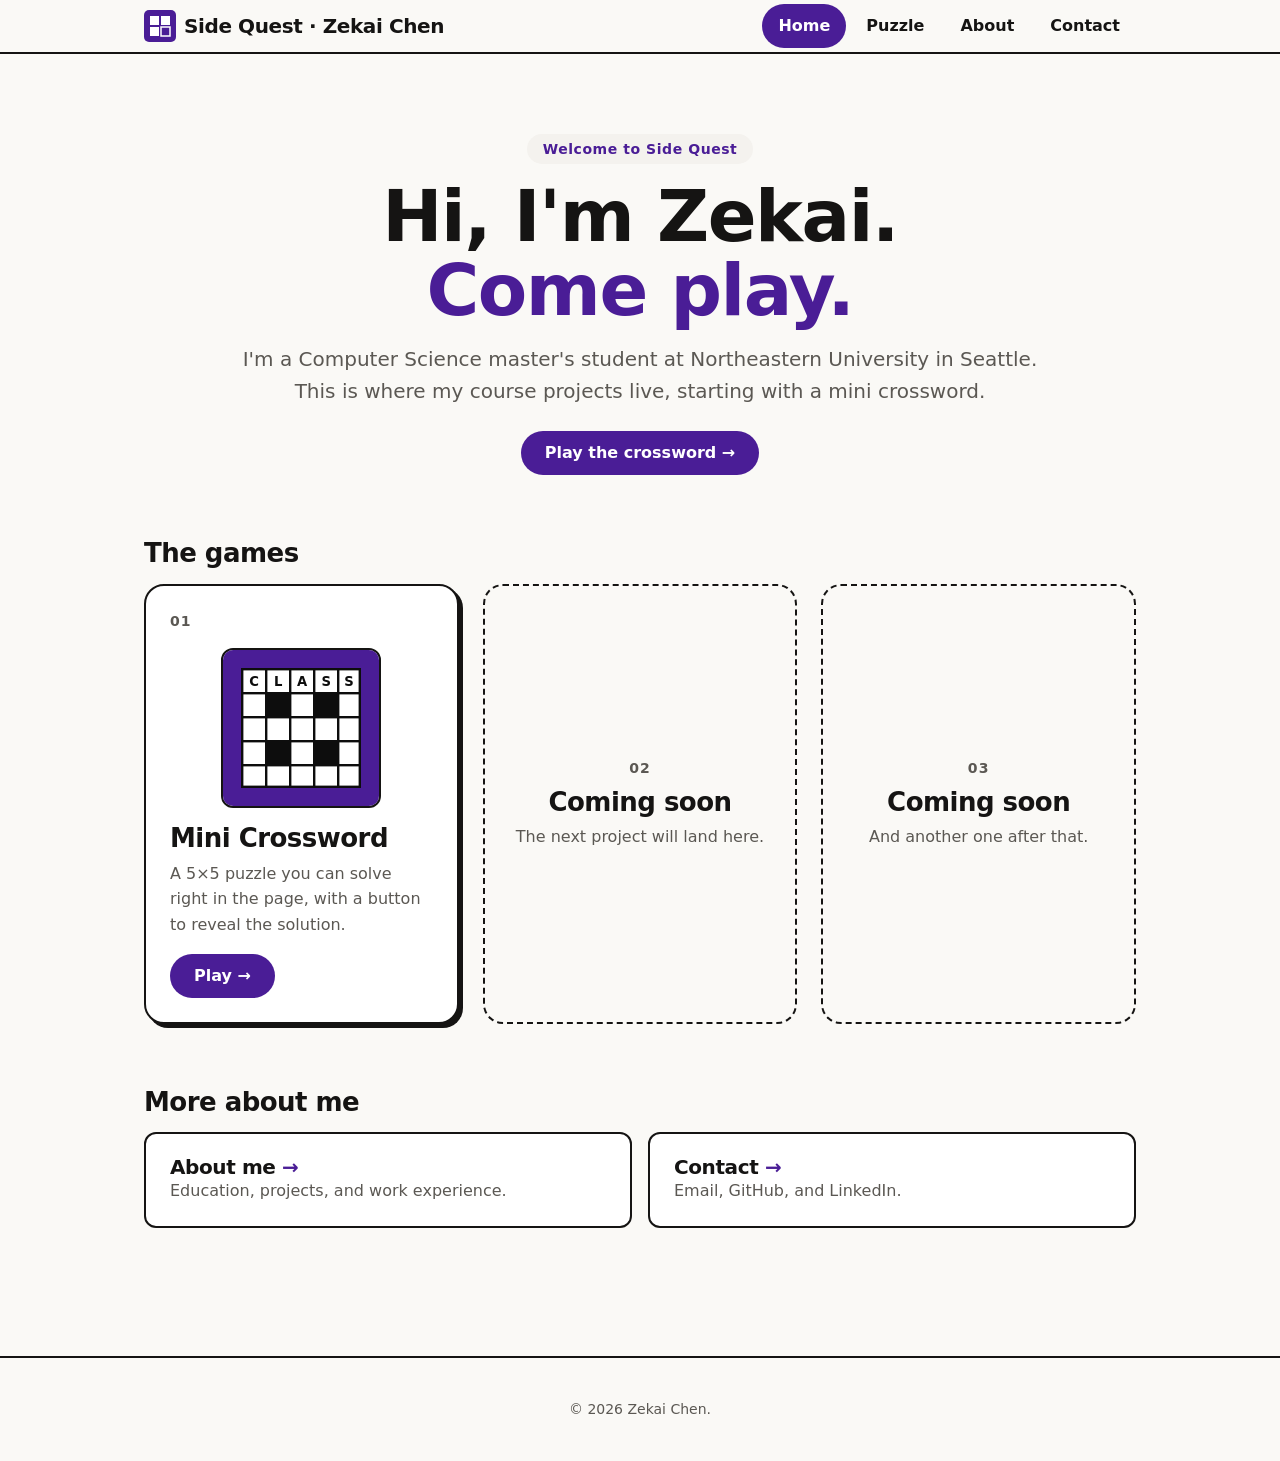
<file: index.html>
<!DOCTYPE html>
<html lang="en">
  <head>
    <meta charset="utf-8">
    <meta name="viewport" content="width=device-width, initial-scale=1">
    <title>Side Quest | Zekai Chen</title>
    <meta name="description" content="Side Quest is Zekai Chen's project site: a playable mini crossword, plus experience and contact details.">
    <link rel="icon" href="images/logo.svg" type="image/svg+xml">
    <link rel="stylesheet" href="css/base.css">
    <link rel="stylesheet" href="css/home.css">
  </head>
  <body>
    <header class="site-header">
      <a class="skip-link" href="#main">Skip to main content</a>
      <nav class="site-nav" aria-label="Main">
        <a class="site-nav-brand" href="index.html">
          <img src="images/logo.svg" alt="" width="32" height="32">
          <span>Side Quest &middot; Zekai Chen</span>
        </a>
        <ul class="site-nav-list" role="list">
          <li><a href="index.html" aria-current="page">Home</a></li>
          <li><a href="game.html">Puzzle</a></li>
          <li><a href="about.html">About</a></li>
          <li><a href="contact.html">Contact</a></li>
        </ul>
      </nav>
    </header>

    <main id="main">
      <section class="hero" aria-labelledby="hero-title">
        <p class="eyebrow">Welcome to Side Quest</p>
        <h1 id="hero-title" class="hero-title">Hi, I'm Zekai. <span>Come play.</span></h1>
        <p class="page-intro">
          I'm a Computer Science master's student at Northeastern University in Seattle.
          This is where my course projects live, starting with a mini crossword.
        </p>
        <a class="button" href="game.html">Play the crossword &rarr;</a>
      </section>

      <section class="page-section" aria-labelledby="games-title">
        <h2 id="games-title">The games</h2>
        <ul class="game-list" role="list">
          <li class="card game-card">
            <p class="game-card-number">01</p>
            <img class="game-card-image" src="images/hero.svg" width="260" height="260"
                 alt="A five by five crossword grid with the word CLASS across the top row">
            <h3>Mini Crossword</h3>
            <p>A 5&times;5 puzzle you can solve right in the page, with a button to reveal the solution.</p>
            <a class="button" href="game.html">Play &rarr;</a>
          </li>
          <li class="card game-card game-card-soon">
            <p class="game-card-number">02</p>
            <h3>Coming soon</h3>
            <p>The next project will land here.</p>
          </li>
          <li class="card game-card game-card-soon">
            <p class="game-card-number">03</p>
            <h3>Coming soon</h3>
            <p>And another one after that.</p>
          </li>
        </ul>
      </section>

      <section class="page-section" aria-labelledby="more-title">
        <h2 id="more-title">More about me</h2>
        <ul class="link-list" role="list">
          <li class="link-card">
            <h3><a href="about.html">About me</a></h3>
            <p>Education, projects, and work experience.</p>
          </li>
          <li class="link-card">
            <h3><a href="contact.html">Contact</a></h3>
            <p>Email, GitHub, and LinkedIn.</p>
          </li>
        </ul>
      </section>
    </main>

    <footer class="site-footer">
      <p>&copy; 2026 Zekai Chen.</p>
    </footer>
  </body>
</html>
</file>
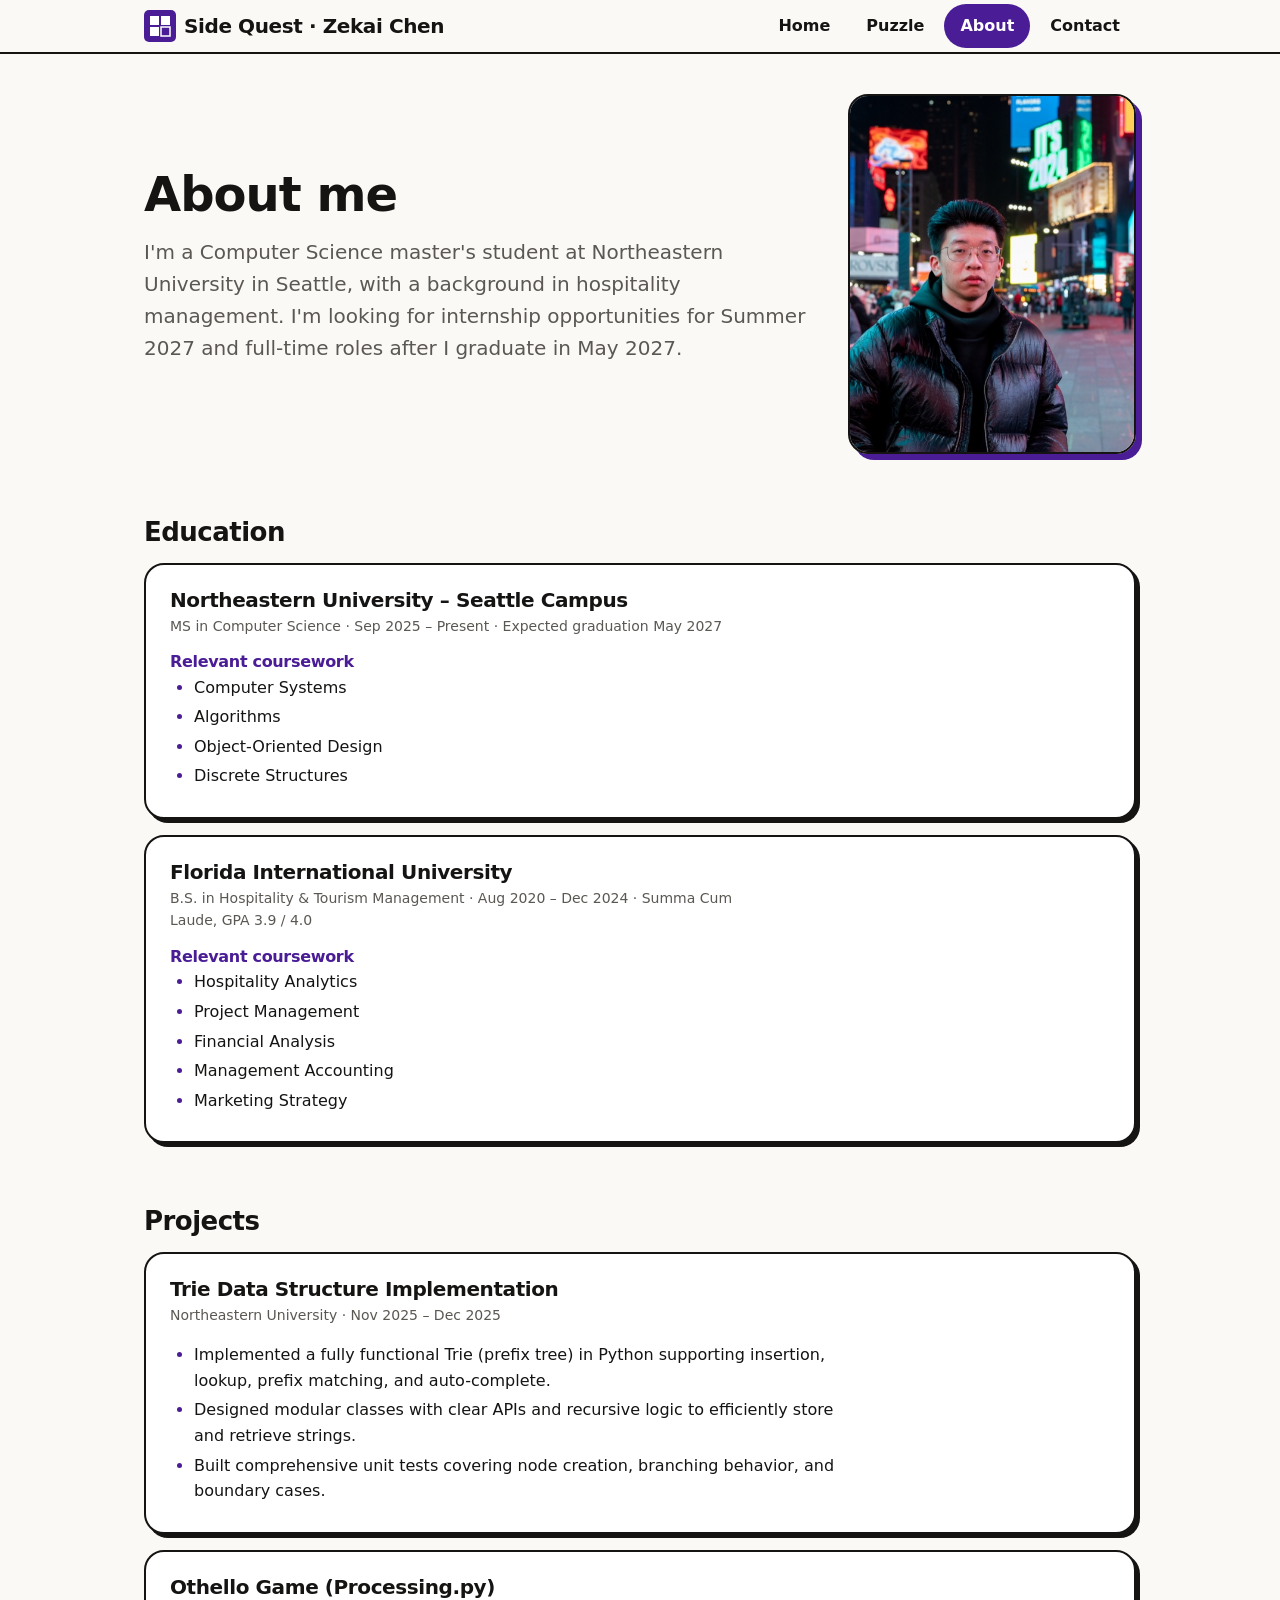
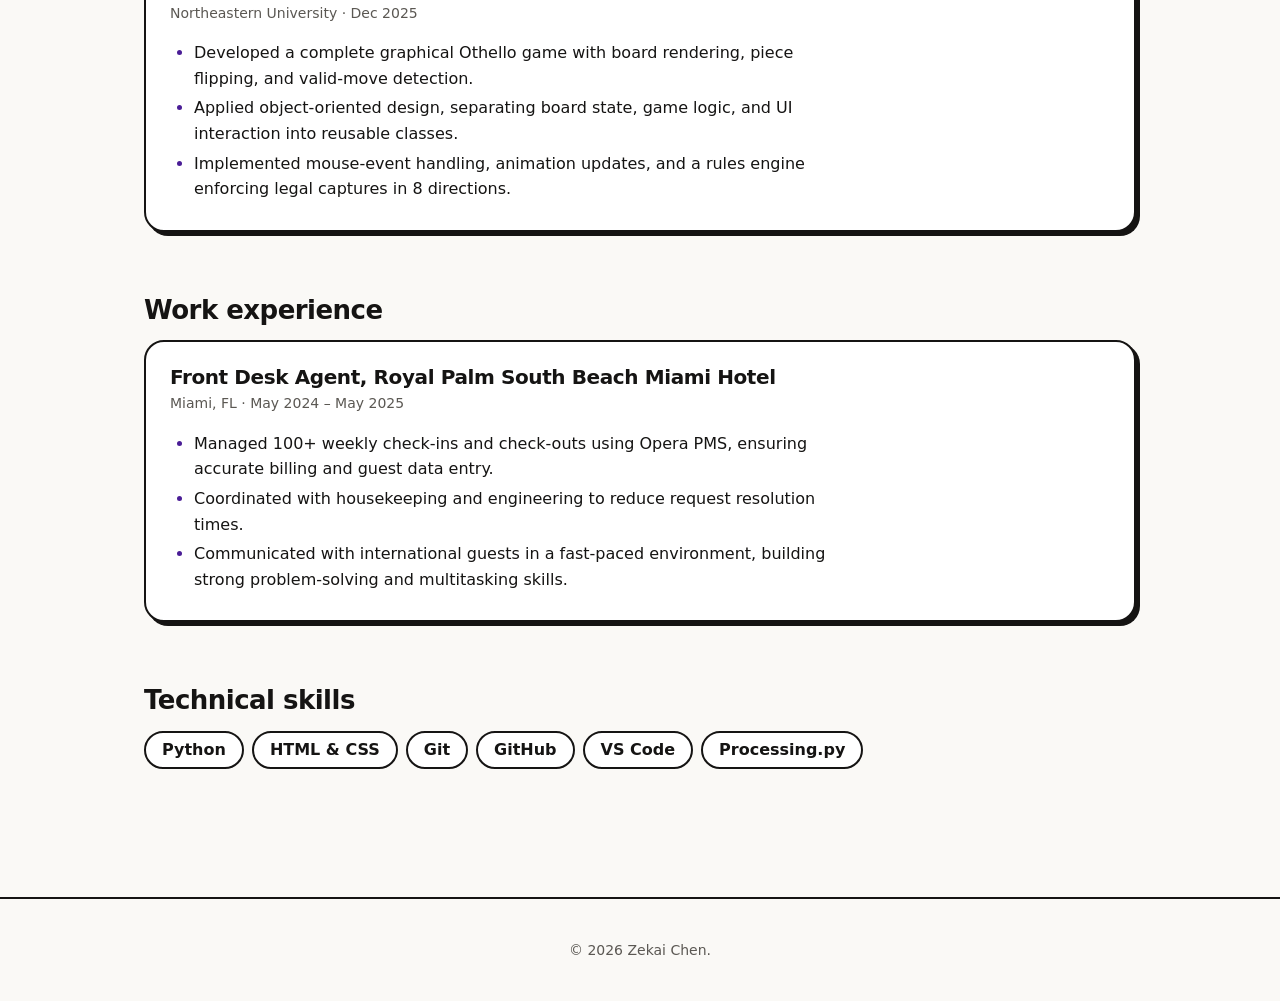
<file: about.html>
<!DOCTYPE html>
<html lang="en">
  <head>
    <meta charset="utf-8">
    <meta name="viewport" content="width=device-width, initial-scale=1">
    <title>About | Side Quest</title>
    <meta name="description" content="Zekai Chen's education, projects, and work experience.">
    <link rel="icon" href="images/logo.svg" type="image/svg+xml">
    <link rel="stylesheet" href="css/base.css">
    <link rel="stylesheet" href="css/about.css">
  </head>
  <body>
    <header class="site-header">
      <a class="skip-link" href="#main">Skip to main content</a>
      <nav class="site-nav" aria-label="Main">
        <a class="site-nav-brand" href="index.html">
          <img src="images/logo.svg" alt="" width="32" height="32">
          <span>Side Quest &middot; Zekai Chen</span>
        </a>
        <ul class="site-nav-list" role="list">
          <li><a href="index.html">Home</a></li>
          <li><a href="game.html">Puzzle</a></li>
          <li><a href="about.html" aria-current="page">About</a></li>
          <li><a href="contact.html">Contact</a></li>
        </ul>
      </nav>
    </header>

    <main id="main">
      <section class="about-intro" aria-labelledby="about-title">
        <div class="about-intro-text">
          <h1 id="about-title">About me</h1>
          <p class="page-intro">
            I'm a Computer Science master's student at Northeastern University in Seattle,
            with a background in hospitality management. I'm looking for internship
            opportunities for Summer 2027 and full-time roles after I graduate in May 2027.
          </p>
        </div>
        <img class="about-photo" src="images/portrait.jpg" width="900" height="598"
             alt="Portrait of Zekai Chen, wearing glasses and a black puffer jacket, standing in a brightly lit city square at night">
      </section>

      <section class="page-section" aria-labelledby="education-title">
        <h2 id="education-title">Education</h2>
        <article class="card entry">
          <h3>Northeastern University &ndash; Seattle Campus</h3>
          <p class="entry-meta">MS in Computer Science &middot; Sep 2025 &ndash; Present &middot; Expected graduation May 2027</p>
          <h4>Relevant coursework</h4>
          <ul>
            <li>Computer Systems</li>
            <li>Algorithms</li>
            <li>Object-Oriented Design</li>
            <li>Discrete Structures</li>
          </ul>
        </article>
        <article class="card entry">
          <h3>Florida International University</h3>
          <p class="entry-meta">B.S. in Hospitality &amp; Tourism Management &middot; Aug 2020 &ndash; Dec 2024 &middot; Summa Cum Laude, GPA 3.9 / 4.0</p>
          <h4>Relevant coursework</h4>
          <ul>
            <li>Hospitality Analytics</li>
            <li>Project Management</li>
            <li>Financial Analysis</li>
            <li>Management Accounting</li>
            <li>Marketing Strategy</li>
          </ul>
        </article>
      </section>

      <section class="page-section" aria-labelledby="projects-title">
        <h2 id="projects-title">Projects</h2>
        <article class="card entry">
          <h3>Trie Data Structure Implementation</h3>
          <p class="entry-meta">Northeastern University &middot; Nov 2025 &ndash; Dec 2025</p>
          <ul>
            <li>Implemented a fully functional Trie (prefix tree) in Python supporting insertion, lookup, prefix matching, and auto-complete.</li>
            <li>Designed modular classes with clear APIs and recursive logic to efficiently store and retrieve strings.</li>
            <li>Built comprehensive unit tests covering node creation, branching behavior, and boundary cases.</li>
          </ul>
        </article>
        <article class="card entry">
          <h3>Othello Game (Processing.py)</h3>
          <p class="entry-meta">Northeastern University &middot; Dec 2025</p>
          <ul>
            <li>Developed a complete graphical Othello game with board rendering, piece flipping, and valid-move detection.</li>
            <li>Applied object-oriented design, separating board state, game logic, and UI interaction into reusable classes.</li>
            <li>Implemented mouse-event handling, animation updates, and a rules engine enforcing legal captures in 8 directions.</li>
          </ul>
        </article>
      </section>

      <section class="page-section" aria-labelledby="work-title">
        <h2 id="work-title">Work experience</h2>
        <article class="card entry">
          <h3>Front Desk Agent, Royal Palm South Beach Miami Hotel</h3>
          <p class="entry-meta">Miami, FL &middot; May 2024 &ndash; May 2025</p>
          <ul>
            <li>Managed 100+ weekly check-ins and check-outs using Opera PMS, ensuring accurate billing and guest data entry.</li>
            <li>Coordinated with housekeeping and engineering to reduce request resolution times.</li>
            <li>Communicated with international guests in a fast-paced environment, building strong problem-solving and multitasking skills.</li>
          </ul>
        </article>
      </section>

      <section class="page-section" aria-labelledby="skills-title">
        <h2 id="skills-title">Technical skills</h2>
        <ul class="skill-list" role="list">
          <li>Python</li>
          <li>HTML &amp; CSS</li>
          <li>Git</li>
          <li>GitHub</li>
          <li>VS Code</li>
          <li>Processing.py</li>
        </ul>
      </section>
    </main>

    <footer class="site-footer">
      <p>&copy; 2026 Zekai Chen.</p>
    </footer>
  </body>
</html>
</file>
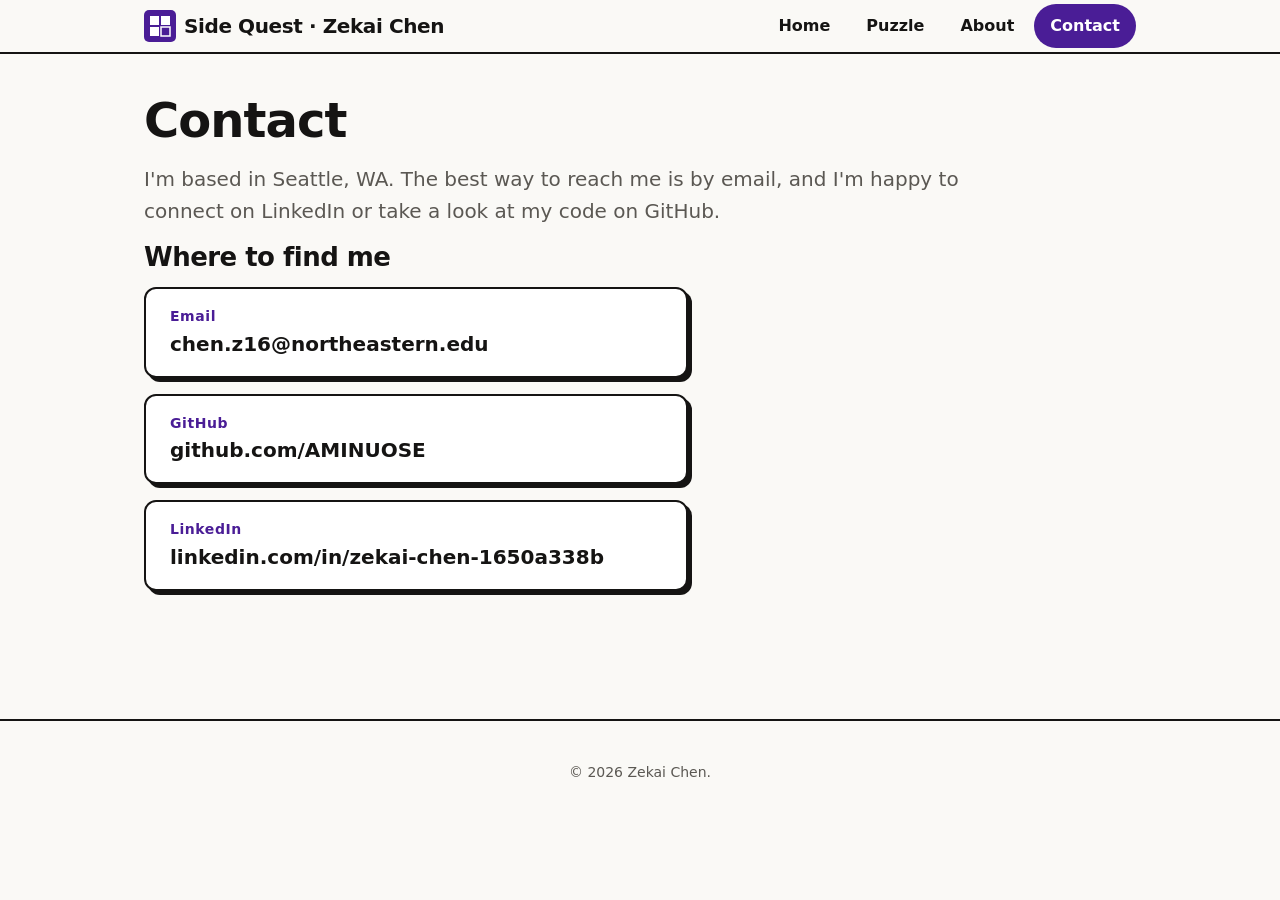
<file: contact.html>
<!DOCTYPE html>
<html lang="en">
  <head>
    <meta charset="utf-8">
    <meta name="viewport" content="width=device-width, initial-scale=1">
    <title>Contact | Side Quest</title>
    <meta name="description" content="How to reach Zekai Chen: email, GitHub, and LinkedIn.">
    <link rel="icon" href="images/logo.svg" type="image/svg+xml">
    <link rel="stylesheet" href="css/base.css">
    <link rel="stylesheet" href="css/contact.css">
  </head>
  <body>
    <header class="site-header">
      <a class="skip-link" href="#main">Skip to main content</a>
      <nav class="site-nav" aria-label="Main">
        <a class="site-nav-brand" href="index.html">
          <img src="images/logo.svg" alt="" width="32" height="32">
          <span>Side Quest &middot; Zekai Chen</span>
        </a>
        <ul class="site-nav-list" role="list">
          <li><a href="index.html">Home</a></li>
          <li><a href="game.html">Puzzle</a></li>
          <li><a href="about.html">About</a></li>
          <li><a href="contact.html" aria-current="page">Contact</a></li>
        </ul>
      </nav>
    </header>

    <main id="main">
      <h1>Contact</h1>
      <p class="page-intro">
        I'm based in Seattle, WA. The best way to reach me is by email, and I'm happy
        to connect on LinkedIn or take a look at my code on GitHub.
      </p>

      <section class="page-section" aria-labelledby="links-title">
        <h2 id="links-title">Where to find me</h2>
        <ul class="contact-list" role="list">
          <li>
            <a href="mailto:chen.z16@northeastern.edu">
              <span class="contact-label">Email</span>
              <span class="contact-value">chen.z16@northeastern.edu</span>
            </a>
          </li>
          <li>
            <a href="https://github.com/AMINUOSE">
              <span class="contact-label">GitHub</span>
              <span class="contact-value">github.com/AMINUOSE</span>
            </a>
          </li>
          <li>
            <a href="https://www.linkedin.com/in/zekai-chen-1650a338b/">
              <span class="contact-label">LinkedIn</span>
              <span class="contact-value">linkedin.com/in/zekai-chen-1650a338b</span>
            </a>
          </li>
        </ul>
      </section>
    </main>

    <footer class="site-footer">
      <p>&copy; 2026 Zekai Chen.</p>
    </footer>
  </body>
</html>
</file>
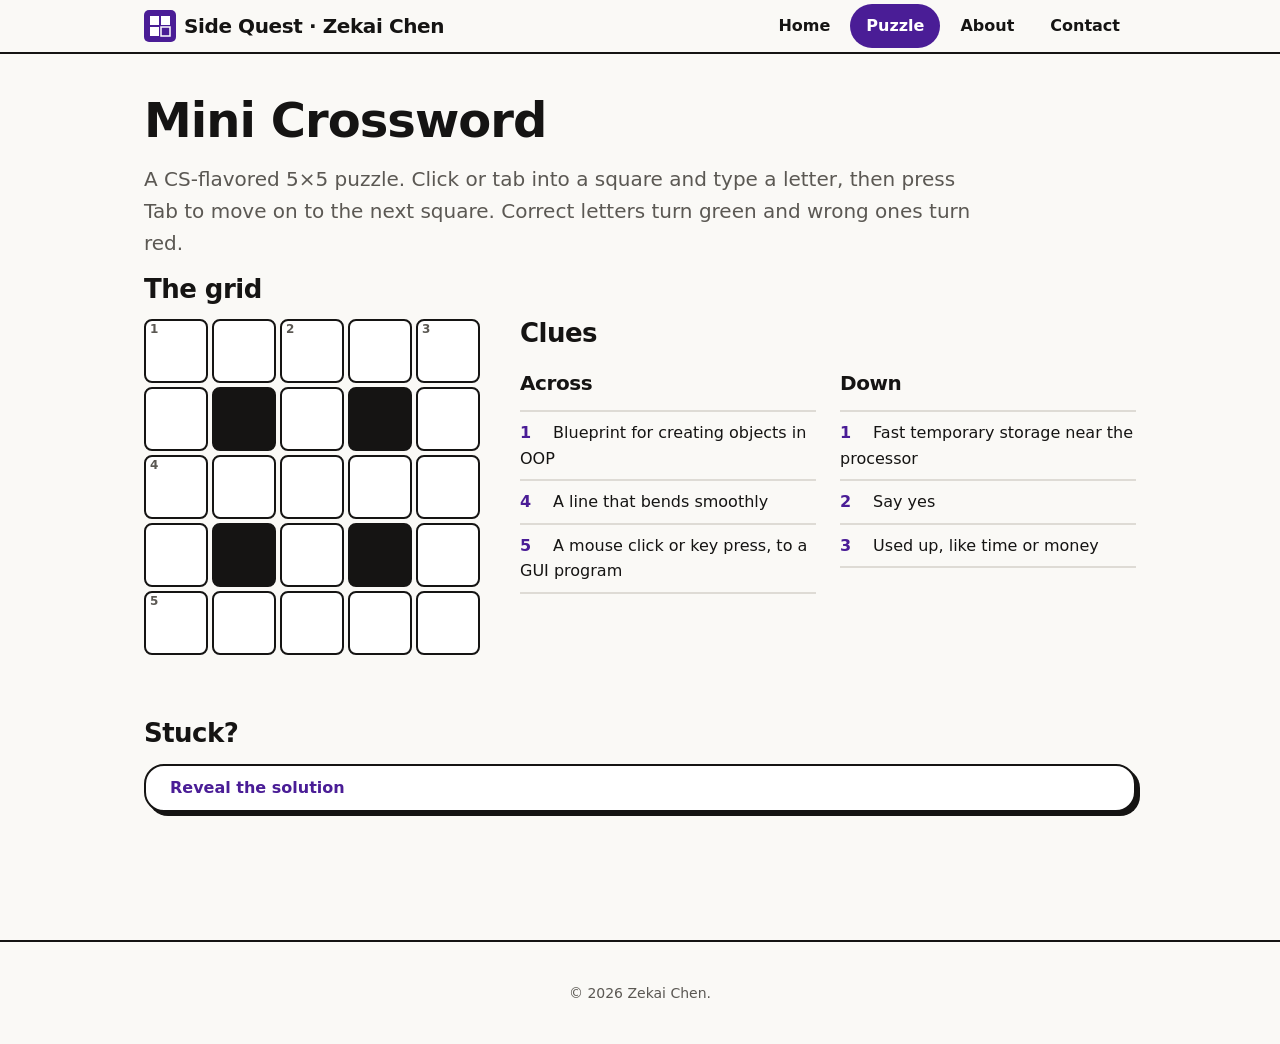
<file: game.html>
<!DOCTYPE html>
<html lang="en">
  <head>
    <meta charset="utf-8">
    <meta name="viewport" content="width=device-width, initial-scale=1">
    <title>Mini Crossword | Side Quest</title>
    <meta name="description" content="A playable 5x5 mini crossword.">
    <link rel="icon" href="images/logo.svg" type="image/svg+xml">
    <link rel="stylesheet" href="css/base.css">
    <link rel="stylesheet" href="css/game.css">
  </head>
  <body>
    <header class="site-header">
      <a class="skip-link" href="#main">Skip to main content</a>
      <nav class="site-nav" aria-label="Main">
        <a class="site-nav-brand" href="index.html">
          <img src="images/logo.svg" alt="" width="32" height="32">
          <span>Side Quest &middot; Zekai Chen</span>
        </a>
        <ul class="site-nav-list" role="list">
          <li><a href="index.html">Home</a></li>
          <li><a href="game.html" aria-current="page">Puzzle</a></li>
          <li><a href="about.html">About</a></li>
          <li><a href="contact.html">Contact</a></li>
        </ul>
      </nav>
    </header>

    <main id="main">
      <h1>Mini Crossword</h1>
      <p class="page-intro">
        A CS-flavored 5&times;5 puzzle. Click or tab into a square and type a letter, then press Tab to move on
        to the next square. Correct letters turn green and wrong ones turn red.
      </p>

      <section class="puzzle page-section" aria-labelledby="grid-title">
        <h2 id="grid-title">The grid</h2>

        <div class="puzzle-layout">
          <div class="crossword" role="group" aria-labelledby="grid-title">
            <!-- Row 1 -->
            <label class="cell"><span class="cell-number" aria-hidden="true">1</span><input type="text" maxlength="1" pattern="[Cc]" placeholder=" " autocomplete="off" aria-label="Row 1, column 1, 1 Across and 1 Down"></label>
            <label class="cell"><input type="text" maxlength="1" pattern="[Ll]" placeholder=" " autocomplete="off" aria-label="Row 1, column 2, 1 Across"></label>
            <label class="cell"><span class="cell-number" aria-hidden="true">2</span><input type="text" maxlength="1" pattern="[Aa]" placeholder=" " autocomplete="off" aria-label="Row 1, column 3, 1 Across and 2 Down"></label>
            <label class="cell"><input type="text" maxlength="1" pattern="[Ss]" placeholder=" " autocomplete="off" aria-label="Row 1, column 4, 1 Across"></label>
            <label class="cell"><span class="cell-number" aria-hidden="true">3</span><input type="text" maxlength="1" pattern="[Ss]" placeholder=" " autocomplete="off" aria-label="Row 1, column 5, 1 Across and 3 Down"></label>
            <!-- Row 2 -->
            <label class="cell"><input type="text" maxlength="1" pattern="[Aa]" placeholder=" " autocomplete="off" aria-label="Row 2, column 1, 1 Down"></label>
            <span class="cell cell-block" aria-hidden="true"></span>
            <label class="cell"><input type="text" maxlength="1" pattern="[Gg]" placeholder=" " autocomplete="off" aria-label="Row 2, column 3, 2 Down"></label>
            <span class="cell cell-block" aria-hidden="true"></span>
            <label class="cell"><input type="text" maxlength="1" pattern="[Pp]" placeholder=" " autocomplete="off" aria-label="Row 2, column 5, 3 Down"></label>
            <!-- Row 3 -->
            <label class="cell"><span class="cell-number" aria-hidden="true">4</span><input type="text" maxlength="1" pattern="[Cc]" placeholder=" " autocomplete="off" aria-label="Row 3, column 1, 4 Across and 1 Down"></label>
            <label class="cell"><input type="text" maxlength="1" pattern="[Uu]" placeholder=" " autocomplete="off" aria-label="Row 3, column 2, 4 Across"></label>
            <label class="cell"><input type="text" maxlength="1" pattern="[Rr]" placeholder=" " autocomplete="off" aria-label="Row 3, column 3, 4 Across and 2 Down"></label>
            <label class="cell"><input type="text" maxlength="1" pattern="[Vv]" placeholder=" " autocomplete="off" aria-label="Row 3, column 4, 4 Across"></label>
            <label class="cell"><input type="text" maxlength="1" pattern="[Ee]" placeholder=" " autocomplete="off" aria-label="Row 3, column 5, 4 Across and 3 Down"></label>
            <!-- Row 4 -->
            <label class="cell"><input type="text" maxlength="1" pattern="[Hh]" placeholder=" " autocomplete="off" aria-label="Row 4, column 1, 1 Down"></label>
            <span class="cell cell-block" aria-hidden="true"></span>
            <label class="cell"><input type="text" maxlength="1" pattern="[Ee]" placeholder=" " autocomplete="off" aria-label="Row 4, column 3, 2 Down"></label>
            <span class="cell cell-block" aria-hidden="true"></span>
            <label class="cell"><input type="text" maxlength="1" pattern="[Nn]" placeholder=" " autocomplete="off" aria-label="Row 4, column 5, 3 Down"></label>
            <!-- Row 5 -->
            <label class="cell"><span class="cell-number" aria-hidden="true">5</span><input type="text" maxlength="1" pattern="[Ee]" placeholder=" " autocomplete="off" aria-label="Row 5, column 1, 5 Across and 1 Down"></label>
            <label class="cell"><input type="text" maxlength="1" pattern="[Vv]" placeholder=" " autocomplete="off" aria-label="Row 5, column 2, 5 Across"></label>
            <label class="cell"><input type="text" maxlength="1" pattern="[Ee]" placeholder=" " autocomplete="off" aria-label="Row 5, column 3, 5 Across and 2 Down"></label>
            <label class="cell"><input type="text" maxlength="1" pattern="[Nn]" placeholder=" " autocomplete="off" aria-label="Row 5, column 4, 5 Across"></label>
            <label class="cell"><input type="text" maxlength="1" pattern="[Tt]" placeholder=" " autocomplete="off" aria-label="Row 5, column 5, 5 Across and 3 Down"></label>
          </div>

          <section class="clues" aria-labelledby="clues-title">
            <h2 id="clues-title" class="clues-title">Clues</h2>
            <section aria-labelledby="across-title">
              <h3 id="across-title">Across</h3>
              <ol class="clue-list" role="list">
                <li value="1"><span class="clue-number">1</span> Blueprint for creating objects in OOP</li>
                <li value="4"><span class="clue-number">4</span> A line that bends smoothly</li>
                <li value="5"><span class="clue-number">5</span> A mouse click or key press, to a GUI program</li>
              </ol>
            </section>
            <section aria-labelledby="down-title">
              <h3 id="down-title">Down</h3>
              <ol class="clue-list" role="list">
                <li value="1"><span class="clue-number">1</span> Fast temporary storage near the processor</li>
                <li value="2"><span class="clue-number">2</span> Say yes</li>
                <li value="3"><span class="clue-number">3</span> Used up, like time or money</li>
              </ol>
            </section>
          </section>
        </div>
      </section>

      <section class="page-section" aria-labelledby="solution-title">
        <h2 id="solution-title">Stuck?</h2>
        <details class="solution">
          <summary>Reveal the solution</summary>
          <div class="solution-body">
            <div class="crossword crossword-solution" aria-hidden="true">
              <span class="cell">C</span><span class="cell">L</span><span class="cell">A</span><span class="cell">S</span><span class="cell">S</span>
              <span class="cell">A</span><span class="cell cell-block"></span><span class="cell">G</span><span class="cell cell-block"></span><span class="cell">P</span>
              <span class="cell">C</span><span class="cell">U</span><span class="cell">R</span><span class="cell">V</span><span class="cell">E</span>
              <span class="cell">H</span><span class="cell cell-block"></span><span class="cell">E</span><span class="cell cell-block"></span><span class="cell">N</span>
              <span class="cell">E</span><span class="cell">V</span><span class="cell">E</span><span class="cell">N</span><span class="cell">T</span>
            </div>
            <p><strong>Across:</strong> 1 CLASS, 4 CURVE, 5 EVENT.</p>
            <p><strong>Down:</strong> 1 CACHE, 2 AGREE, 3 SPENT.</p>
          </div>
        </details>
      </section>
    </main>

    <footer class="site-footer">
      <p>&copy; 2026 Zekai Chen.</p>
    </footer>
  </body>
</html>
</file>
<file: css/base.css>
/* ==========================================================
   Shared styles: design tokens, reset, layout, navbar, footer
   Theme: light, friendly game-site look with a deep purple accent
   ========================================================== */

:root {
  /* Neutral ramp (warm grey, no tint) */
  --color-ink: #151413;
  --color-muted: #5b5853;
  --color-line: #dedbd5;
  --color-paper-alt: #f4f2ee;
  --color-paper: #ffffff;
  --color-page: #faf9f6;

  /* Single accent (deep purple) */
  --color-accent: #4a1d96;
  --color-accent-dark: #2f1066;

  /* Crossword colors */
  --color-block: #151413;
  --color-correct: #c4f0cf;
  --color-wrong: #ffd1d1;

  /* Semantic colors */
  --color-bg: var(--color-page);
  --color-surface: var(--color-paper);
  --color-text: var(--color-ink);
  --color-text-muted: var(--color-muted);
  --color-border: var(--color-line);
  --color-on-accent: var(--color-paper);

  /* Type scale */
  --font-body: system-ui, -apple-system, "Segoe UI", Roboto, "Helvetica Neue", Arial, sans-serif;
  --text-sm: 0.875rem;
  --text-base: 1rem;
  --text-lg: 1.25rem;
  --text-xl: 1.625rem;
  --text-2xl: 2.25rem;
  --text-display: clamp(2.5rem, 9vw, 4.5rem);

  /* Spacing scale */
  --space-1: 0.25rem;
  --space-2: 0.5rem;
  --space-3: 1rem;
  --space-4: 1.5rem;
  --space-5: 2.5rem;
  --space-6: 4rem;

  /* Shape and misc */
  --radius: 0.75rem;
  --radius-lg: 1.25rem;
  --radius-pill: 999px;
  --content-width: 64rem;
  --reading-width: 65ch;
  --tap-target: 44px;
  --transition: 150ms ease-in-out;
}

/* ---------- Reset ---------- */

*,
*::before,
*::after {
  box-sizing: border-box;
}

html {
  scroll-padding-top: 6rem;
}

body {
  margin: 0;
  background-color: var(--color-bg);
  color: var(--color-text);
  font-family: var(--font-body);
  font-size: var(--text-base);
  line-height: 1.6;
}

img {
  max-width: 100%;
  height: auto;
}

h1,
h2,
h3,
h4 {
  margin: 0 0 var(--space-3);
  font-weight: 800;
  line-height: 1.1;
  letter-spacing: -0.02em;
}

h1 {
  font-size: var(--text-2xl);
}

h2 {
  font-size: var(--text-xl);
}

h3 {
  font-size: var(--text-lg);
}

h4 {
  font-size: var(--text-base);
}

p {
  margin: 0 0 var(--space-3);
  max-width: var(--reading-width);
}

a {
  color: var(--color-accent);
  text-underline-offset: 0.2em;
}

a:hover {
  color: var(--color-accent-dark);
}

/* ---------- Focus ---------- */

:focus-visible {
  outline: 3px solid var(--color-accent);
  outline-offset: 3px;
  border-radius: var(--space-1);
}

/* ---------- Layout ---------- */

main {
  max-width: var(--content-width);
  margin: 0 auto;
  padding: var(--space-5) var(--space-3) var(--space-6);
}

.page-section {
  margin-bottom: var(--space-6);
}

.page-intro {
  color: var(--color-text-muted);
  font-size: var(--text-lg);
}

/* Small label above headings, e.g. "01" or "Daily mini games" */
.eyebrow {
  display: inline-block;
  margin-bottom: var(--space-3);
  padding: var(--space-1) var(--space-3);
  border-radius: var(--radius-pill);
  background-color: var(--color-paper-alt);
  color: var(--color-accent);
  font-size: var(--text-sm);
  font-weight: 700;
  letter-spacing: 0.04em;
}

/* ---------- Cards ---------- */

.card {
  padding: var(--space-4);
  background-color: var(--color-surface);
  border: 2px solid var(--color-ink);
  border-radius: var(--radius-lg);
  box-shadow: 4px 4px 0 var(--color-ink);
}

/* ---------- Buttons ---------- */

.button {
  display: inline-flex;
  align-items: center;
  justify-content: center;
  gap: var(--space-2);
  min-height: var(--tap-target);
  padding: var(--space-2) var(--space-4);
  border-radius: var(--radius-pill);
  background-color: var(--color-accent);
  color: var(--color-on-accent);
  font-weight: 700;
  text-decoration: none;
  transition: background-color var(--transition), transform var(--transition);
}

.button:hover {
  background-color: var(--color-ink);
  color: var(--color-on-accent);
  transform: translateY(-2px);
}

/* ---------- Skip link ---------- */

.skip-link {
  position: absolute;
  left: var(--space-3);
  top: 0;
  padding: var(--space-2) var(--space-3);
  background-color: var(--color-accent);
  color: var(--color-on-accent);
  font-weight: 700;
  border-radius: 0 0 var(--radius) var(--radius);
  transform: translateY(-120%);
  transition: transform var(--transition);
}

.skip-link:focus-visible {
  transform: translateY(0);
  outline-color: var(--color-ink);
  outline-offset: -4px;
}

/* ---------- Navbar ---------- */

.site-header {
  position: sticky;
  top: 0;
  z-index: 10;
  background-color: var(--color-bg);
  border-bottom: 2px solid var(--color-ink);
}

.site-nav {
  position: relative;
  display: flex;
  flex-wrap: wrap;
  align-items: center;
  justify-content: space-between;
  gap: var(--space-1) var(--space-4);
  max-width: var(--content-width);
  margin: 0 auto;
  padding: var(--space-1) var(--space-3);
}

.site-nav-brand {
  display: inline-flex;
  align-items: center;
  margin-right: auto;
  gap: var(--space-2);
  min-height: var(--tap-target);
  color: var(--color-text);
  font-size: var(--text-lg);
  font-weight: 800;
  letter-spacing: -0.02em;
  text-decoration: none;
}

.site-nav-brand:hover {
  color: var(--color-accent);
}

.site-nav-list {
  display: flex;
  gap: var(--space-1);
  margin: 0;
  padding: 0;
  list-style: none;
}

.site-nav-list a {
  display: flex;
  align-items: center;
  justify-content: center;
  min-height: var(--tap-target);
  min-width: var(--tap-target);
  padding: 0 var(--space-3);
  border-radius: var(--radius-pill);
  color: var(--color-text);
  font-weight: 700;
  text-decoration: none;
  transition: background-color var(--transition), color var(--transition);
}

.site-nav-list a:hover {
  background-color: var(--color-paper-alt);
  color: var(--color-accent);
}

/* Current page indicator: filled purple pill */
.site-nav-list a[aria-current="page"] {
  background-color: var(--color-accent);
  color: var(--color-on-accent);
}

.site-nav-list a[aria-current="page"]:focus-visible {
  outline-color: var(--color-ink);
}

/* ---------- Footer ---------- */

.site-footer {
  padding: var(--space-5) var(--space-3);
  border-top: 2px solid var(--color-ink);
  color: var(--color-text-muted);
  font-size: var(--text-sm);
  text-align: center;
}

.site-footer p {
  margin: 0 auto;
}

/* ---------- Small screens ---------- */

@media (max-width: 600px) {
  .site-nav {
    padding: var(--space-1) var(--space-2);
  }

  .site-nav-brand {
    flex-basis: 100%;
    justify-content: center;
  }

  .site-nav-list {
    flex-basis: 100%;
    justify-content: space-between;
  }

  .site-nav-list li {
    flex: 1;
  }

  .site-nav-list a {
    padding: 0 var(--space-1);
    font-size: var(--text-sm);
  }

  main {
    padding: var(--space-4) var(--space-3) var(--space-5);
  }

  .page-section {
    margin-bottom: var(--space-5);
  }

  .card {
    box-shadow: 3px 3px 0 var(--color-ink);
  }
}

@media (min-width: 601px) {
  h1 {
    font-size: 3rem;
  }
}
</file>
<file: css/home.css>
/* Landing page */

.hero {
  padding: var(--space-5) 0 var(--space-6);
  text-align: center;
}

.hero-title {
  max-width: 14ch;
  margin: 0 auto var(--space-3);
  font-size: var(--text-display);
  line-height: 1.02;
}

/* Purple highlight on the key word of the hero title */
.hero-title span {
  color: var(--color-accent);
}

.hero .page-intro {
  margin: 0 auto var(--space-4);
}

/* ---------- Game cards ---------- */

.game-list {
  display: grid;
  grid-template-columns: repeat(auto-fit, minmax(16rem, 1fr));
  gap: var(--space-4);
  margin: 0;
  padding: 0;
  list-style: none;
}

.game-card {
  display: flex;
  flex-direction: column;
  gap: var(--space-2);
}

.game-card h3 {
  margin: 0;
  font-size: var(--text-xl);
}

.game-card p {
  flex: 1;
  margin: 0 0 var(--space-2);
  color: var(--color-text-muted);
}

.game-card-image {
  align-self: center;
  width: 10rem;
  margin-bottom: var(--space-2);
  border: 2px solid var(--color-ink);
  border-radius: var(--radius);
}

.game-card-number {
  color: var(--color-accent);
  font-size: var(--text-sm);
  font-weight: 800;
  letter-spacing: 0.08em;
}

.game-card .button {
  align-self: flex-start;
}

/* Games that don't exist yet */
.game-card-soon {
  justify-content: center;
  border-style: dashed;
  box-shadow: none;
  background-color: transparent;
  text-align: center;
}

.game-card-soon p {
  flex: 0 0 auto;
  margin: 0 auto;
}

/* ---------- More pages ---------- */

.link-list {
  display: grid;
  grid-template-columns: repeat(auto-fit, minmax(14rem, 1fr));
  gap: var(--space-3);
  margin: 0;
  padding: 0;
  list-style: none;
}

.link-card {
  position: relative;
  display: flex;
  flex-direction: column;
  justify-content: center;
  min-height: 6rem;
  padding: var(--space-3) var(--space-4);
  background-color: var(--color-surface);
  border: 2px solid var(--color-ink);
  border-radius: var(--radius);
  transition: background-color var(--transition), transform var(--transition);
}

.link-card h3 {
  margin: 0;
}

.link-card h3 a {
  color: inherit;
  text-decoration: none;
}

.link-card h3 a::after {
  content: " \2192";
  color: var(--color-accent);
}

/* Stretch the link over the whole card so the entire card is the tap target */
.link-card h3 a::before {
  content: "";
  position: absolute;
  inset: 0;
}

.link-card p {
  margin: 0;
  color: var(--color-text-muted);
}

.link-card:hover,
.link-card:focus-within {
  background-color: var(--color-paper-alt);
  transform: translateY(-3px);
}
</file>
<file: css/about.css>
/* About page */

.about-intro {
  display: flex;
  flex-wrap: wrap;
  align-items: center;
  gap: var(--space-4) var(--space-5);
  margin-bottom: var(--space-6);
}

.about-intro-text {
  flex: 1 1 20rem;
}

.about-photo {
  flex: 0 1 18rem;
  width: 18rem;
  aspect-ratio: 4 / 5;
  object-fit: cover;
  object-position: 50% 30%;
  margin: 0 auto;
  border: 2px solid var(--color-ink);
  border-radius: var(--radius-lg);
  box-shadow: 6px 6px 0 var(--color-accent);
}

.entry {
  margin-bottom: var(--space-3);
}

.entry h3 {
  margin-bottom: var(--space-1);
}

.entry-meta {
  margin-bottom: var(--space-3);
  color: var(--color-text-muted);
  font-size: var(--text-sm);
}

.entry h4 {
  margin: var(--space-3) 0 var(--space-1);
  color: var(--color-accent);
}

.entry ul {
  margin: 0;
  padding-left: var(--space-4);
}

.entry li {
  max-width: var(--reading-width);
  margin-bottom: var(--space-1);
}

.entry li::marker {
  color: var(--color-accent);
}

.skill-list {
  display: flex;
  flex-wrap: wrap;
  gap: var(--space-2);
  margin: 0;
  padding: 0;
  list-style: none;
}

.skill-list li {
  padding: var(--space-1) var(--space-3);
  border: 2px solid var(--color-ink);
  border-radius: var(--radius-pill);
  background-color: var(--color-surface);
  font-weight: 700;
  transition: background-color var(--transition), color var(--transition);
}

.skill-list li:hover {
  background-color: var(--color-accent);
  border-color: var(--color-accent);
  color: var(--color-on-accent);
}
</file>
<file: css/contact.css>
/* Contact page */

.contact-list {
  display: grid;
  gap: var(--space-3);
  max-width: 34rem;
  margin: 0;
  padding: 0;
  list-style: none;
}

.contact-list a {
  display: flex;
  flex-direction: column;
  justify-content: center;
  min-height: var(--tap-target);
  padding: var(--space-3) var(--space-4);
  background-color: var(--color-surface);
  border: 2px solid var(--color-ink);
  border-radius: var(--radius);
  box-shadow: 4px 4px 0 var(--color-ink);
  color: var(--color-text);
  text-decoration: none;
  transition: transform var(--transition), box-shadow var(--transition),
    background-color var(--transition);
}

.contact-list a:hover {
  background-color: var(--color-paper-alt);
  transform: translate(2px, 2px);
  box-shadow: 2px 2px 0 var(--color-ink);
}

.contact-label {
  color: var(--color-accent);
  font-size: var(--text-sm);
  font-weight: 800;
  letter-spacing: 0.04em;
}

.contact-value {
  font-size: var(--text-lg);
  font-weight: 700;
  overflow-wrap: anywhere;
}
</file>
<file: css/game.css>
/* Puzzle page: CSS-only mini crossword */

/* ---------- Grid ---------- */

.crossword {
  --cell-size: clamp(44px, 14vw, 64px);
  --grid-gap: 4px;
  display: grid;
  grid-template-columns: repeat(5, var(--cell-size));
  grid-auto-rows: var(--cell-size);
  gap: var(--grid-gap);
  width: max-content;
  max-width: 100%;
  margin: 0 auto var(--space-5);
}

.cell {
  position: relative;
  display: block;
  border: 2px solid var(--color-ink);
  border-radius: var(--space-2);
  background-color: var(--color-surface);
  overflow: hidden;
}

.cell-block {
  background-color: var(--color-block);
}

.cell-number {
  position: absolute;
  top: 2px;
  left: 4px;
  color: var(--color-muted);
  font-size: 0.75rem;
  font-weight: 700;
  line-height: 1;
  pointer-events: none;
}

.cell input {
  width: 100%;
  height: 100%;
  padding: 10px 0 0;
  border: 0;
  border-radius: 0;
  background-color: transparent;
  color: var(--color-ink);
  font-family: var(--font-body);
  font-size: var(--text-xl);
  font-weight: 800;
  text-align: center;
  text-transform: uppercase;
  caret-color: var(--color-accent);
  transition: background-color var(--transition);
}

.cell input::placeholder {
  color: transparent;
}

.cell input:hover {
  background-color: var(--color-paper-alt);
}

.cell input:focus-visible {
  background-color: var(--color-paper-alt);
  outline: 4px solid var(--color-accent);
  outline-offset: -4px;
  border-radius: 0;
}

/* Instant feedback: each input's pattern is the correct letter */
.crossword input:valid:not(:placeholder-shown) {
  background-color: var(--color-correct);
}

.crossword input:invalid:not(:placeholder-shown) {
  background-color: var(--color-wrong);
}

/* ---------- Clues ---------- */

.clues {
  display: grid;
  grid-template-columns: repeat(auto-fit, minmax(15rem, 1fr));
  gap: var(--space-4);
  margin-bottom: var(--space-5);
}

.clues-title {
  grid-column: 1 / -1;
  margin: 0;
}

.clue-list {
  margin: 0;
  padding: 0;
  list-style: none;
}

.clue-list li {
  padding: var(--space-2) 0;
  border-bottom: 2px solid var(--color-border);
}

.clue-list li:first-child {
  border-top: 2px solid var(--color-border);
}

.clue-number {
  display: inline-block;
  min-width: 1.75rem;
  color: var(--color-accent);
  font-weight: 800;
}

/* ---------- Reveal solution ---------- */

.solution {
  background-color: var(--color-surface);
  border: 2px solid var(--color-ink);
  border-radius: var(--radius-lg);
  box-shadow: 4px 4px 0 var(--color-ink);
}

.solution summary {
  display: flex;
  align-items: center;
  min-height: var(--tap-target);
  padding: var(--space-2) var(--space-4);
  border-radius: var(--radius-lg);
  color: var(--color-accent);
  font-weight: 800;
  cursor: pointer;
  transition: background-color var(--transition);
}

.solution summary:hover {
  background-color: var(--color-paper-alt);
}

.solution summary:focus-visible {
  outline-offset: -3px;
}

.solution-body {
  padding: var(--space-4);
}

.crossword-solution .cell {
  display: flex;
  align-items: center;
  justify-content: center;
  padding-top: 10px;
  color: var(--color-ink);
  font-size: var(--text-xl);
  font-weight: 800;
  text-transform: uppercase;
}

.crossword-solution .cell-block {
  background-color: var(--color-block);
}

.crossword-solution {
  margin-bottom: var(--space-3);
}

@media (min-width: 601px) {
  .puzzle-layout {
    display: flex;
    flex-wrap: wrap;
    align-items: flex-start;
    gap: var(--space-5);
  }

  .puzzle-layout .crossword {
    margin: 0;
  }

  .puzzle-layout .clues {
    flex: 1 1 22rem;
    margin: 0;
  }
}
</file>
